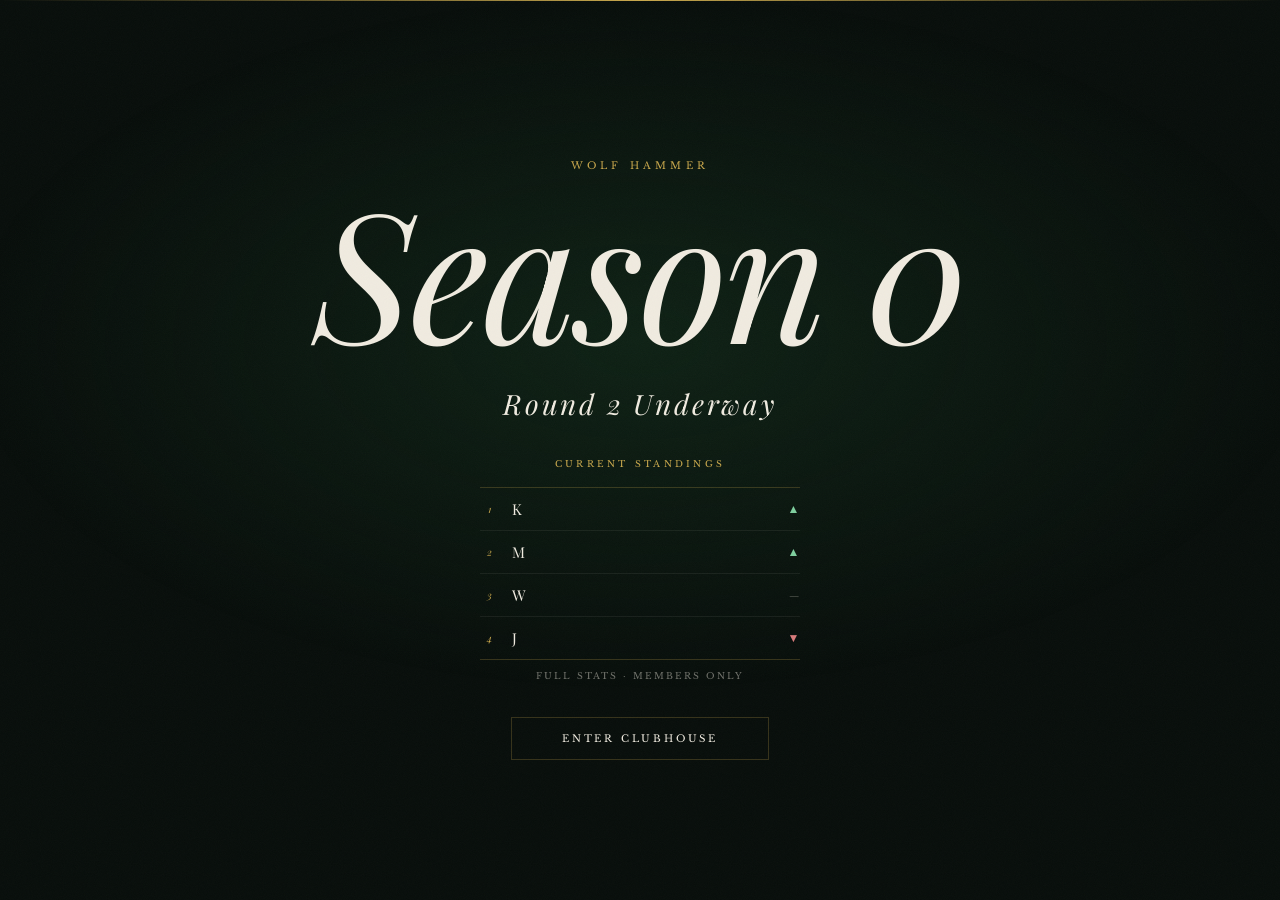
<file: index.html>
<!DOCTYPE html>
<html lang="en">
<head>
  <meta charset="UTF-8" />
  <meta name="viewport" content="width=device-width, initial-scale=1.0" />
  <title>Season 0</title>

  <link rel="preconnect" href="https://fonts.googleapis.com">
  <link rel="preconnect" href="https://fonts.gstatic.com" crossorigin>
  <link href="https://fonts.googleapis.com/css2?family=Playfair+Display:ital,wght@0,400;1,400&family=Libre+Baskerville:wght@400;700&display=swap" rel="stylesheet">

  <style>
    :root {
      --ink:         #080e0b;
      --gold:        #c9a84c;
      --gold-border: rgba(201, 168, 76, 0.24);
      --gold-dim:    rgba(201, 168, 76, 0.10);
      --cream:       #f0ebe0;
      --cream-dim:   rgba(240, 235, 224, 0.45);
      --cream-faint: rgba(240, 235, 224, 0.07);
      --green-glow:  rgba(18, 42, 26, 0.70);
      --font-display: 'Playfair Display', Georgia, serif;
      --font-body:    'Libre Baskerville', Georgia, serif;
      --ease:         cubic-bezier(0.22, 1, 0.36, 1);
    }

    *, *::before, *::after { box-sizing: border-box; margin: 0; padding: 0; }
    html, body { width: 100%; min-height: 100%; overflow-x: hidden; }

    body {
      font-family: var(--font-body);
      background: var(--ink);
      color: var(--cream);
    }

    body::after {
      content: '';
      position: fixed;
      inset: 0;
      pointer-events: none;
      z-index: 100;
      opacity: 0.030;
      background-image: url("data:image/svg+xml,%3Csvg viewBox='0 0 256 256' xmlns='http://www.w3.org/2000/svg'%3E%3Cfilter id='n'%3E%3CfeTurbulence type='fractalNoise' baseFrequency='0.85' numOctaves='4' stitchTiles='stitch'/%3E%3C/filter%3E%3Crect width='100%25' height='100%25' filter='url(%23n)'/%3E%3C/svg%3E");
      background-size: 200px 200px;
    }

    body::before {
      content: '';
      position: fixed;
      inset: 0;
      pointer-events: none;
      z-index: 0;
      background: radial-gradient(ellipse 75% 55% at 50% 38%, var(--green-glow) 0%, transparent 70%);
    }

    .rule-top {
      position: fixed;
      top: 0; left: 0;
      width: 100%;
      height: 1px;
      background: linear-gradient(90deg, transparent, var(--gold), transparent);
      z-index: 10;
    }

    .page {
      position: relative;
      z-index: 1;
      min-height: 100dvh;
      display: flex;
      flex-direction: column;
      align-items: center;
      justify-content: center;
      padding: clamp(60px, 10vw, 100px) clamp(20px, 6vw, 60px) clamp(40px, 6vw, 80px);
      gap: clamp(20px, 3vw, 36px);
    }

    .wordmark {
      text-align: center;
      opacity: 0;
      animation: fadeUp 0.9s var(--ease) 0.1s forwards;
    }

    .wordmark__eyebrow {
      display: block;
      font-family: var(--font-body);
      font-size: 10px;
      letter-spacing: 0.42em;
      text-transform: uppercase;
      color: var(--gold);
      margin-bottom: clamp(10px, 2vw, 18px);
    }

    .wordmark__title {
      font-family: var(--font-display);
      font-size: clamp(80px, 20vw, 180px);
      font-weight: 400;
      line-height: 0.88;
      color: var(--cream);
      letter-spacing: -0.02em;
      font-style: italic;
    }

    .countdown-wrap {
      text-align: center;
      opacity: 0;
      animation: fadeUp 0.9s var(--ease) 0.28s forwards;
    }

    .countdown-label {
      font-size: 9px;
      letter-spacing: 0.36em;
      text-transform: uppercase;
      color: var(--gold);
      margin-bottom: clamp(14px, 2.5vw, 22px);
      display: block;
    }

    .countdown {
      display: flex;
      align-items: flex-start;
      justify-content: center;
      gap: clamp(8px, 3vw, 32px);
    }

    .countdown__unit {
      text-align: center;
      min-width: 0;
    }

    .countdown__number {
      display: block;
      font-family: var(--font-display);
      font-size: clamp(40px, 11vw, 96px);
      font-weight: 400;
      line-height: 1;
      color: var(--cream);
      letter-spacing: 0.02em;
    }

    .countdown__label {
      display: block;
      margin-top: 6px;
      font-size: clamp(7px, 1.4vw, 9px);
      letter-spacing: 0.28em;
      text-transform: uppercase;
      color: var(--gold);
      opacity: 0.7;
    }

    .countdown__sep {
      font-family: var(--font-display);
      font-size: clamp(28px, 7vw, 64px);
      color: var(--gold-border);
      line-height: 1.1;
      user-select: none;
      padding-top: 2px;
    }

    .expired {
      font-family: var(--font-display);
      font-size: clamp(18px, 5vw, 28px);
      font-style: italic;
      color: var(--cream);
      letter-spacing: 0.10em;
    }

    .standings {
      width: 100%;
      max-width: 320px;
      opacity: 0;
      animation: fadeUp 0.9s var(--ease) 0.44s forwards;
    }

    .standings__label {
      font-size: 9px;
      letter-spacing: 0.36em;
      text-transform: uppercase;
      color: var(--gold);
      text-align: center;
      margin-bottom: clamp(12px, 2vw, 18px);
      display: block;
    }

    .standings__list {
      list-style: none;
      border-top: 1px solid var(--gold-border);
    }

    .standings__item {
      display: flex;
      align-items: center;
      justify-content: space-between;
      padding: 11px 0;
      border-bottom: 1px solid var(--cream-faint);
    }

    .standings__item:last-child {
      border-bottom: 1px solid var(--gold-border);
    }

    .standings__rank {
      font-size: 10px;
      color: var(--gold);
      letter-spacing: 0.12em;
      width: 20px;
      text-align: center;
      font-family: var(--font-display);
      font-style: italic;
    }

    .standings__initial {
      font-family: var(--font-display);
      font-size: 15px;
      font-weight: 400;
      color: var(--cream);
      letter-spacing: 0.08em;
      flex: 1;
      padding: 0 12px;
    }

    .standings__delta {
      font-size: 12px;
      letter-spacing: 0.06em;
      font-family: var(--font-display);
    }

    .standings__delta.pos { color: #7ecf9e; }
    .standings__delta.neg { color: #d97b7b; }
    .standings__delta.eve { color: var(--cream-dim); }

    .standings__locked {
      font-size: 9px;
      letter-spacing: 0.22em;
      text-transform: uppercase;
      color: var(--cream-dim);
      text-align: center;
      margin-top: 10px;
    }

    .cta-wrap {
      opacity: 0;
      animation: fadeUp 0.9s var(--ease) 0.58s forwards;
    }

    .cta {
      display: inline-block;
      padding: clamp(11px, 2vw, 14px) clamp(30px, 5vw, 50px);
      font-family: var(--font-body);
      font-size: 10px;
      letter-spacing: 0.28em;
      text-transform: uppercase;
      text-decoration: none;
      color: var(--cream);
      border: 1px solid var(--gold-border);
      background: transparent;
      position: relative;
      overflow: hidden;
      transition: border-color 0.3s ease;
      white-space: nowrap;
    }

    .cta::before {
      content: '';
      position: absolute;
      inset: 0;
      background: var(--gold-dim);
      transform: scaleX(0);
      transform-origin: left;
      transition: transform 0.3s var(--ease);
    }

    .cta:hover::before { transform: scaleX(1); }
    .cta:hover         { border-color: rgba(201,168,76,0.55); }
    .cta span          { position: relative; z-index: 1; }

    @keyframes fadeUp {
      from { opacity: 0; transform: translateY(14px); }
      to   { opacity: 1; transform: translateY(0); }
    }

    @media (max-width: 420px) {
      .countdown__sep { display: none; }
      .countdown { gap: clamp(14px, 5vw, 24px); }
    }
  </style>
</head>

<body>
  <div class="rule-top"></div>

  <main class="page">

    <div class="wordmark">
      <span class="wordmark__eyebrow">Wolf Hammer</span>
      <h1 class="wordmark__title">Season 0</h1>
    </div>

    <div class="countdown-wrap">
      <span class="countdown-label" id="countdownLabel">Round 2 Begins</span>
      <div class="countdown" id="countdown">
        <div class="countdown__unit">
          <span class="countdown__number" id="days">00</span>
          <label class="countdown__label">Days</label>
        </div>
        <span class="countdown__sep">·</span>
        <div class="countdown__unit">
          <span class="countdown__number" id="hours">00</span>
          <label class="countdown__label">Hours</label>
        </div>
        <span class="countdown__sep">·</span>
        <div class="countdown__unit">
          <span class="countdown__number" id="minutes">00</span>
          <label class="countdown__label">Minutes</label>
        </div>
        <span class="countdown__sep">·</span>
        <div class="countdown__unit">
          <span class="countdown__number" id="seconds">00</span>
          <label class="countdown__label">Seconds</label>
        </div>
      </div>
    </div>

    <div class="standings">
      <span class="standings__label">Current Standings</span>
      <ul class="standings__list" id="standingsList"></ul>
      <p class="standings__locked">Full stats · Members only</p>
    </div>

    <div class="cta-wrap">
      <a class="cta" href="https://season0.pro/members/" id="ctaBtn">
        <span>Enter Clubhouse</span>
      </a>
    </div>

  </main>

  <script>
    const r2Date = new Date("2026-05-31T07:32:00-05:00").getTime();

    const standings = [
      { initial: "K", rank: 1, trend: "pos" },
      { initial: "M", rank: 2, trend: "pos" },
      { initial: "W", rank: 3, trend: "eve" },
      { initial: "J", rank: 4, trend: "neg" },
    ];

    document.getElementById("standingsList").innerHTML =
      standings.map(p => `
        <li class="standings__item">
          <span class="standings__rank">${p.rank}</span>
          <span class="standings__initial">${p.initial}</span>
          <span class="standings__delta ${p.trend}">
            ${p.trend === "pos" ? "▲" : p.trend === "neg" ? "▼" : "—"}
          </span>
        </li>
      `).join("");

    function updateCountdown() {
      const distance = r2Date - Date.now();
      if (distance <= 0) {
        document.getElementById("countdown").innerHTML = "<p class='expired'>Round 2 Underway</p>";
        document.getElementById("countdownLabel").style.display = "none";
        return;
      }
      const d = Math.floor(distance / 86400000);
      const h = Math.floor((distance / 3600000) % 24);
      const m = Math.floor((distance / 60000) % 60);
      const s = Math.floor((distance / 1000) % 60);
      document.getElementById("days").textContent    = String(d).padStart(2,"0");
      document.getElementById("hours").textContent   = String(h).padStart(2,"0");
      document.getElementById("minutes").textContent = String(m).padStart(2,"0");
      document.getElementById("seconds").textContent = String(s).padStart(2,"0");
    }

    updateCountdown();
    setInterval(updateCountdown, 1000);

    const ctaBtn = document.getElementById("ctaBtn");
    if (document.cookie.includes("CF_Authorization")) {
      ctaBtn.querySelector("span").textContent = "Return to Clubhouse";
    }
  </script>

</body>
</html>
</file>
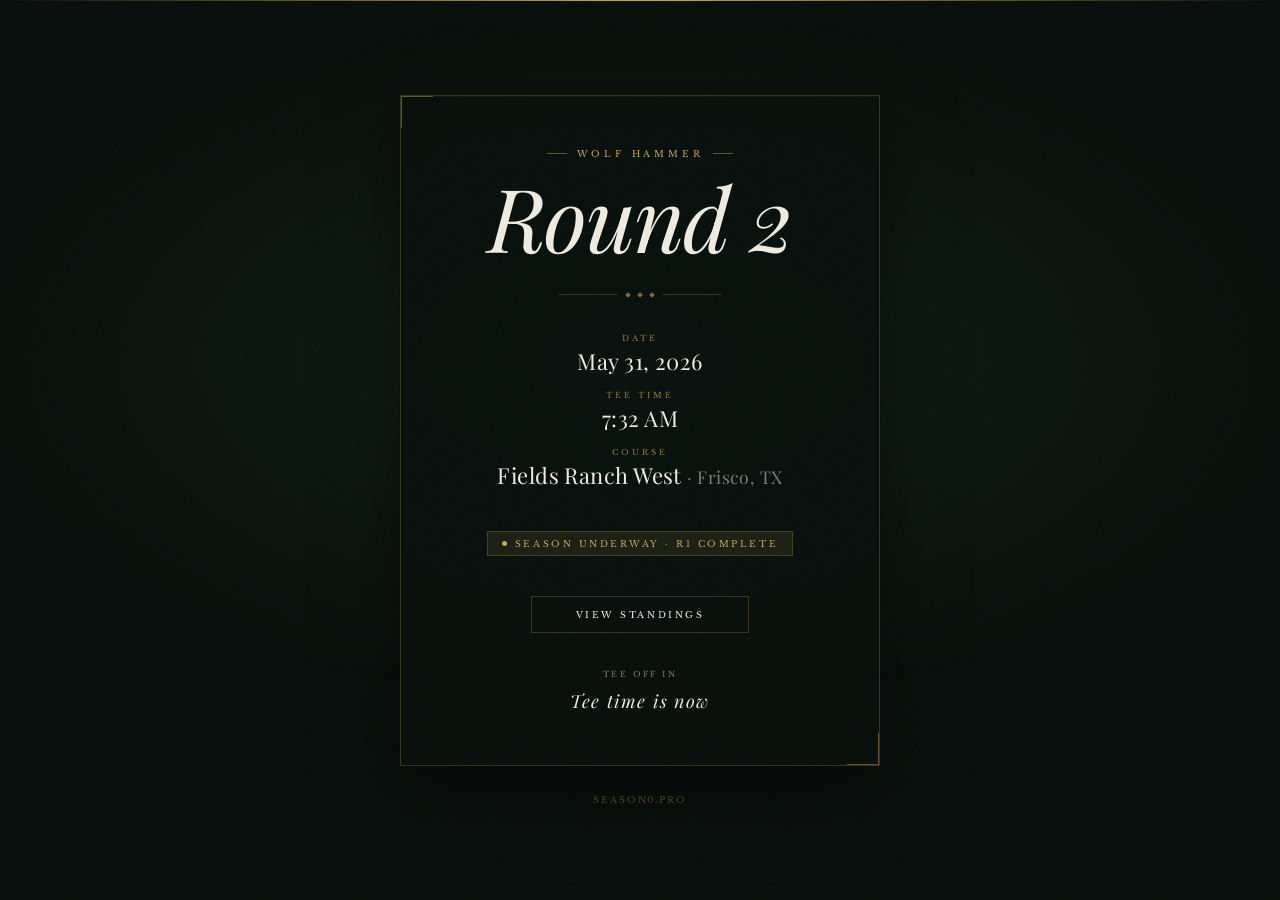
<file: r2/index.html>
<!DOCTYPE html>
<html lang="en">
<head>
  <meta charset="UTF-8" />
  <meta name="viewport" content="width=device-width, initial-scale=1.0" />
  <title>Season 0 — Round 2</title>

  <meta property="og:type"        content="website">
  <meta property="og:url"         content="https://season0.pro/r2/">
  <meta property="og:title"       content="Season 0 · Round 2">
  <meta property="og:description" content="May 31 · 7:32 AM · Fields Ranch West, Frisco TX. Wolf Hammer. Every hole has money on it.">
  <meta property="og:image"       content="https://season0.pro/assets/images/hero-bg.png">
  <meta name="twitter:card"        content="summary_large_image">
  <meta name="twitter:title"       content="Season 0 · Round 2">
  <meta name="twitter:description" content="May 31 · 7:32 AM · Fields Ranch West, Frisco TX.">
  <meta name="twitter:image"       content="https://season0.pro/assets/images/hero-bg.png">
  <meta name="theme-color" content="#080e0b">

  <link rel="preconnect" href="https://fonts.googleapis.com">
  <link rel="preconnect" href="https://fonts.gstatic.com" crossorigin>
  <link href="https://fonts.googleapis.com/css2?family=Playfair+Display:ital,wght@0,400;1,400&family=Libre+Baskerville:wght@400;700&display=swap" rel="stylesheet">

  <style>
    :root {
      --ink:         #080e0b;
      --gold:        #c9a84c;
      --gold-border: rgba(201, 168, 76, 0.24);
      --gold-dim:    rgba(201, 168, 76, 0.10);
      --cream:       #f0ebe0;
      --cream-dim:   rgba(240, 235, 224, 0.50);
      --green-glow:  rgba(18, 42, 26, 0.70);
      --font-display: 'Playfair Display', Georgia, serif;
      --font-body:    'Libre Baskerville', Georgia, serif;
      --ease:         cubic-bezier(0.22, 1, 0.36, 1);
    }

    *, *::before, *::after { box-sizing: border-box; margin: 0; padding: 0; }
    html, body { width: 100%; min-height: 100%; overflow-x: hidden; }

    body {
      font-family: var(--font-body);
      background: var(--ink);
      color: var(--cream);
      min-height: 100dvh;
      display: flex;
      flex-direction: column;
      align-items: center;
      justify-content: center;
    }

    body::before {
      content: '';
      position: fixed;
      inset: 0;
      pointer-events: none;
      z-index: 0;
      background: radial-gradient(ellipse 75% 55% at 50% 40%, var(--green-glow) 0%, transparent 70%);
    }

    body::after {
      content: '';
      position: fixed;
      inset: 0;
      pointer-events: none;
      z-index: 100;
      opacity: 0.030;
      background-image: url("data:image/svg+xml,%3Csvg viewBox='0 0 256 256' xmlns='http://www.w3.org/2000/svg'%3E%3Cfilter id='n'%3E%3CfeTurbulence type='fractalNoise' baseFrequency='0.85' numOctaves='4' stitchTiles='stitch'/%3E%3C/filter%3E%3Crect width='100%25' height='100%25' filter='url(%23n)'/%3E%3C/svg%3E");
      background-size: 200px 200px;
    }

    .rule-top {
      position: fixed;
      top: 0; left: 0;
      width: 100%;
      height: 1px;
      background: linear-gradient(90deg, transparent, var(--gold), transparent);
      z-index: 10;
    }

    .card {
      position: relative;
      z-index: 1;
      width: min(480px, 92vw);
      border: 1px solid var(--gold-border);
      background: rgba(8, 16, 12, 0.85);
      backdrop-filter: blur(14px);
      padding: clamp(32px, 6vw, 52px) clamp(28px, 6vw, 48px);
      text-align: center;
      box-shadow: inset 0 1px 0 rgba(255,255,255,0.03), 0 24px 64px rgba(0,0,0,0.5);
      animation: fadeUp 0.9s var(--ease) 0.1s both;
    }

    .card::before {
      content: '';
      position: absolute;
      top: 0; left: 0;
      width: 32px; height: 32px;
      border-top: 1px solid rgba(201,168,76,0.45);
      border-left: 1px solid rgba(201,168,76,0.45);
    }

    .card::after {
      content: '';
      position: absolute;
      bottom: 0; right: 0;
      width: 32px; height: 32px;
      border-bottom: 1px solid rgba(201,168,76,0.45);
      border-right: 1px solid rgba(201,168,76,0.45);
    }

    .kicker {
      font-family: var(--font-body);
      font-size: 9px;
      letter-spacing: 0.42em;
      text-transform: uppercase;
      color: var(--gold);
      margin-bottom: 18px;
      display: flex;
      align-items: center;
      justify-content: center;
      gap: 10px;
    }

    .kicker::before, .kicker::after {
      content: '';
      width: 20px;
      height: 1px;
      background: var(--gold);
      opacity: 0.45;
    }

    .round-title {
      font-family: var(--font-display);
      font-size: clamp(52px, 14vw, 88px);
      font-weight: 400;
      font-style: italic;
      line-height: 0.9;
      color: var(--cream);
      letter-spacing: -0.02em;
      margin-bottom: clamp(24px, 4vw, 36px);
    }

    .divider {
      display: flex;
      align-items: center;
      justify-content: center;
      gap: 8px;
      margin-bottom: clamp(24px, 4vw, 36px);
    }

    .divider__line {
      width: clamp(30px, 8vw, 60px);
      height: 1px;
      background: var(--gold-border);
    }

    .divider__dot {
      width: 4px; height: 4px;
      background: var(--gold);
      transform: rotate(45deg);
      opacity: 0.6;
    }

    .details {
      display: flex;
      flex-direction: column;
      gap: 14px;
      margin-bottom: clamp(28px, 5vw, 40px);
    }

    .detail { display: flex; flex-direction: column; gap: 3px; }

    .detail__label {
      font-size: 8px;
      letter-spacing: 0.36em;
      text-transform: uppercase;
      color: var(--gold);
      opacity: 0.7;
    }

    .detail__value {
      font-family: var(--font-display);
      font-size: clamp(16px, 4vw, 22px);
      font-weight: 400;
      color: var(--cream);
      letter-spacing: 0.02em;
    }

    .detail__value span { color: var(--cream-dim); font-size: 0.8em; }

    .status {
      display: inline-flex;
      align-items: center;
      gap: 8px;
      padding: 6px 14px;
      border: 1px solid var(--gold-border);
      background: var(--gold-dim);
      margin-bottom: clamp(28px, 5vw, 40px);
    }

    .status__dot {
      width: 5px; height: 5px;
      border-radius: 50%;
      background: var(--gold);
      animation: breathe 2.4s ease-in-out infinite;
    }

    .status__text {
      font-size: 9px;
      letter-spacing: 0.28em;
      text-transform: uppercase;
      color: var(--gold);
    }

    @keyframes breathe {
      0%, 100% { opacity: 1; }
      50%       { opacity: 0.3; }
    }

    .cta {
      display: inline-block;
      padding: 12px clamp(28px, 5vw, 44px);
      font-family: var(--font-body);
      font-size: 9px;
      letter-spacing: 0.28em;
      text-transform: uppercase;
      text-decoration: none;
      color: var(--cream);
      border: 1px solid var(--gold-border);
      background: transparent;
      position: relative;
      overflow: hidden;
      transition: border-color 0.3s ease;
      white-space: nowrap;
    }

    .cta::before {
      content: '';
      position: absolute;
      inset: 0;
      background: var(--gold-dim);
      transform: scaleX(0);
      transform-origin: left;
      transition: transform 0.3s var(--ease);
    }

    .cta:hover::before { transform: scaleX(1); }
    .cta:hover         { border-color: rgba(201,168,76,0.55); }
    .cta span          { position: relative; z-index: 1; }

    .countdown-wrap { margin-top: clamp(20px, 4vw, 32px); }

    .countdown-micro-label {
      font-size: 8px;
      letter-spacing: 0.30em;
      text-transform: uppercase;
      color: var(--cream-dim);
      margin-bottom: 10px;
      display: block;
    }

    .countdown-micro {
      display: flex;
      justify-content: center;
      gap: clamp(6px, 2vw, 16px);
    }

    .cm-unit { text-align: center; }

    .cm-number {
      display: block;
      font-family: var(--font-display);
      font-size: clamp(22px, 5vw, 32px);
      font-weight: 400;
      line-height: 1;
      color: var(--cream);
    }

    .cm-label {
      display: block;
      font-size: 7px;
      letter-spacing: 0.22em;
      text-transform: uppercase;
      color: var(--gold);
      opacity: 0.6;
      margin-top: 4px;
    }

    .cm-sep {
      font-family: var(--font-display);
      font-size: clamp(16px, 4vw, 24px);
      color: var(--gold-border);
      line-height: 1.2;
      align-self: flex-start;
      padding-top: 2px;
    }

    .page-footer {
      position: relative;
      z-index: 1;
      margin-top: 28px;
      font-size: 9px;
      letter-spacing: 0.22em;
      text-transform: uppercase;
      color: rgba(201,168,76,0.35);
      animation: fadeUp 0.9s var(--ease) 0.4s both;
    }

    @keyframes fadeUp {
      from { opacity: 0; transform: translateY(14px); }
      to   { opacity: 1; transform: translateY(0); }
    }

    @media (max-width: 420px) { .cm-sep { display: none; } }
  </style>
</head>

<body>
  <div class="rule-top"></div>

  <div class="card">
    <div class="kicker">Wolf Hammer</div>
    <h1 class="round-title">Round 2</h1>

    <div class="divider">
      <span class="divider__line"></span>
      <span class="divider__dot"></span>
      <span class="divider__dot"></span>
      <span class="divider__dot"></span>
      <span class="divider__line"></span>
    </div>

    <div class="details">
      <div class="detail">
        <span class="detail__label">Date</span>
        <span class="detail__value">May 31, 2026</span>
      </div>
      <div class="detail">
        <span class="detail__label">Tee Time</span>
        <span class="detail__value">7:32 AM</span>
      </div>
      <div class="detail">
        <span class="detail__label">Course</span>
        <span class="detail__value">Fields Ranch West <span>· Frisco, TX</span></span>
      </div>
    </div>

    <div class="status">
      <span class="status__dot"></span>
      <span class="status__text">Season Underway · R1 Complete</span>
    </div>

    <a class="cta" href="https://season0.pro/members/">
      <span>View Standings</span>
    </a>

    <div class="countdown-wrap">
      <span class="countdown-micro-label">Tee off in</span>
      <div class="countdown-micro" id="countdown">
        <div class="cm-unit">
          <span class="cm-number" id="days">00</span>
          <span class="cm-label">Days</span>
        </div>
        <span class="cm-sep">·</span>
        <div class="cm-unit">
          <span class="cm-number" id="hours">00</span>
          <span class="cm-label">Hours</span>
        </div>
        <span class="cm-sep">·</span>
        <div class="cm-unit">
          <span class="cm-number" id="minutes">00</span>
          <span class="cm-label">Min</span>
        </div>
        <span class="cm-sep">·</span>
        <div class="cm-unit">
          <span class="cm-number" id="seconds">00</span>
          <span class="cm-label">Sec</span>
        </div>
      </div>
    </div>
  </div>

  <p class="page-footer">season0.pro</p>

  <script>
    const teeTime = new Date("2026-05-31T07:32:00-05:00").getTime();

    function tick() {
      const dist = teeTime - Date.now();
      if (dist <= 0) {
        document.getElementById("countdown").innerHTML =
          "<p style='font-family:var(--font-display);font-style:italic;color:var(--cream);font-size:18px;letter-spacing:0.08em;'>Tee time is now</p>";
        return;
      }
      const d = Math.floor(dist / 86400000);
      const h = Math.floor((dist / 3600000) % 24);
      const m = Math.floor((dist / 60000) % 60);
      const s = Math.floor((dist / 1000) % 60);
      document.getElementById("days").textContent    = String(d).padStart(2,"0");
      document.getElementById("hours").textContent   = String(h).padStart(2,"0");
      document.getElementById("minutes").textContent = String(m).padStart(2,"0");
      document.getElementById("seconds").textContent = String(s).padStart(2,"0");
    }

    tick();
    setInterval(tick, 1000);
  </script>
</body>
</html>
</file>
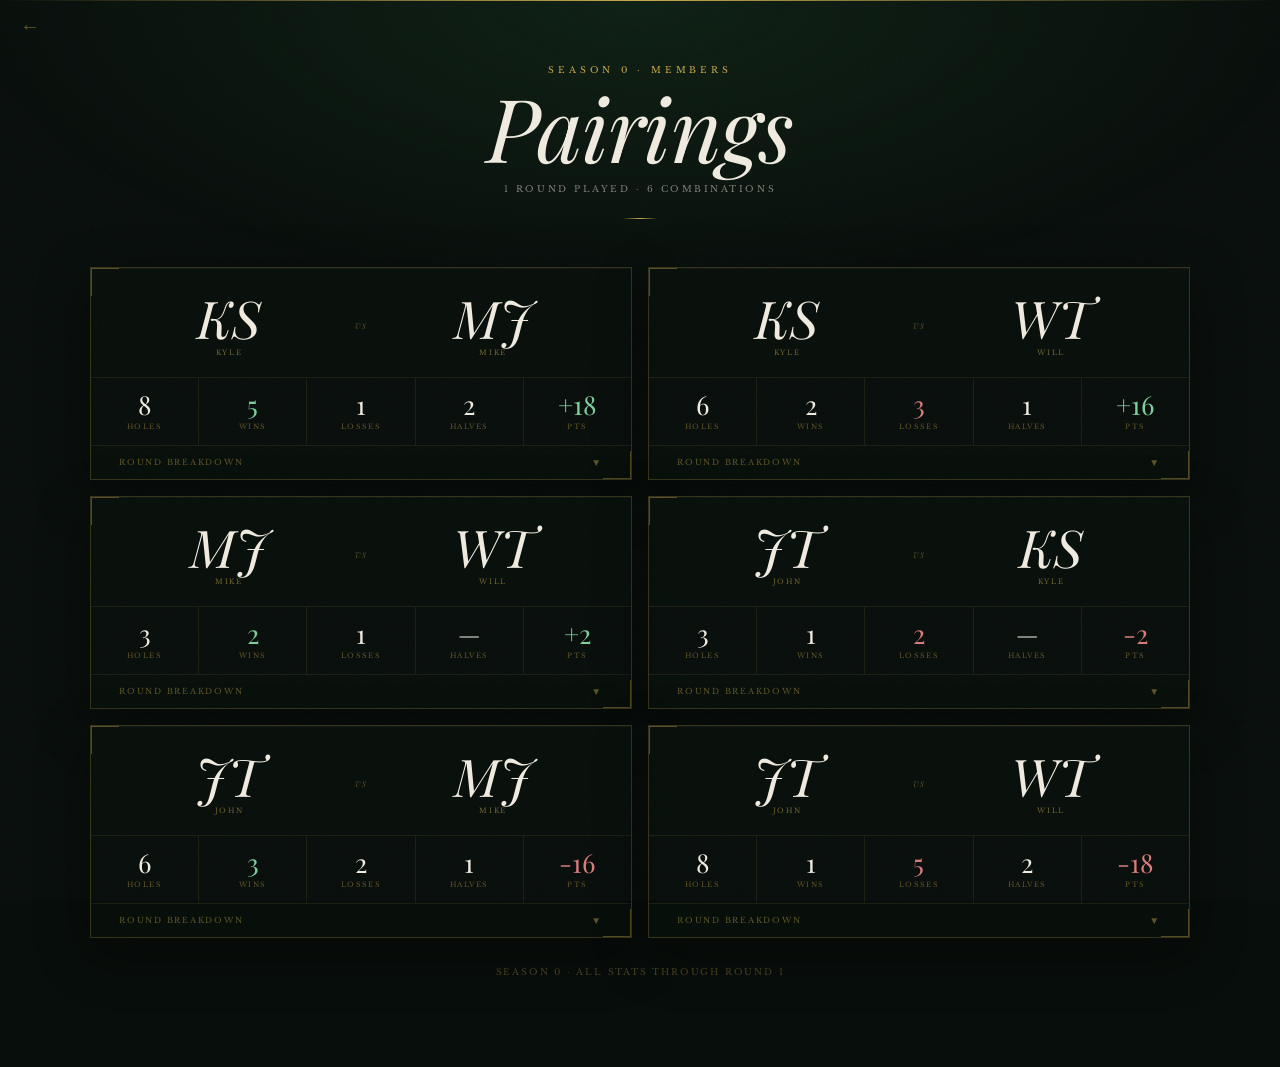
<file: members/pairings/index.html>
<!DOCTYPE html>
<html lang="en">
<head>
  <meta charset="UTF-8" />
  <meta name="viewport" content="width=device-width, initial-scale=1.0"/>
  <title>Season 0 — Pairings</title>
  <script src="/members/data.js"></script>
  <link rel="preconnect" href="https://fonts.googleapis.com">
  <link rel="preconnect" href="https://fonts.gstatic.com" crossorigin>
  <link href="https://fonts.googleapis.com/css2?family=Playfair+Display:ital,wght@0,400;0,500;1,400&family=Libre+Baskerville:wght@400;700&display=swap" rel="stylesheet">

  <style>
    :root {
      --ink:         #080e0b;
      --surface:     rgba(8,16,12,0.88);
      --gold:        #c9a84c;
      --gold-rgb:    201,168,76;
      --gold-border: rgba(201,168,76,0.24);
      --gold-rule:   rgba(201,168,76,0.10);
      --cream:       #f0ebe0;
      --cream-rgb:   240,235,224;
      --cream-dim:   rgba(240,235,224,0.50);
      --green-glow:  rgba(18,42,26,0.65);
      --pos:         #7ecf9e;
      --neg:         #d97b7b;
      --font-display:'Playfair Display', Georgia, serif;
      --font-body:   'Libre Baskerville', Georgia, serif;
      --ease:        cubic-bezier(0.22,1,0.36,1);
    }

    *, *::before, *::after { box-sizing: border-box; margin: 0; padding: 0; }
    html, body { width: 100%; min-height: 100%; overflow-x: hidden; }

    body {
      font-family: var(--font-body);
      background: var(--ink);
      color: var(--cream);
      min-height: 100vh;
    }

    body::before {
      content: '';
      position: fixed; inset: 0;
      pointer-events: none; z-index: 0;
      background: radial-gradient(ellipse 80% 50% at 50% 0%, var(--green-glow) 0%, transparent 65%);
    }

    body::after {
      content: '';
      position: fixed; inset: 0;
      pointer-events: none; z-index: 100;
      opacity: 0.030;
      background-image: url("data:image/svg+xml,%3Csvg viewBox='0 0 256 256' xmlns='http://www.w3.org/2000/svg'%3E%3Cfilter id='n'%3E%3CfeTurbulence type='fractalNoise' baseFrequency='0.85' numOctaves='4' stitchTiles='stitch'/%3E%3C/filter%3E%3Crect width='100%25' height='100%25' filter='url(%23n)'/%3E%3C/svg%3E");
      background-size: 200px 200px;
    }

    .rule-top {
      position: fixed; top: 0; left: 0;
      width: 100%; height: 1px;
      background: linear-gradient(90deg, transparent, var(--gold), transparent);
      z-index: 10;
    }

    .back {
      position: fixed; top: 16px; left: 20px;
      z-index: 50; color: rgba(201,168,76,0.45);
      font-size: 20px; text-decoration: none; line-height: 1;
      transition: color 0.2s ease;
    }
    .back:hover { color: var(--gold); }

    @keyframes fadeUp {
      from { opacity: 0; transform: translateY(14px); }
      to   { opacity: 1; transform: translateY(0); }
    }

    .reveal {
      opacity: 0; transform: translateY(20px);
      transition: opacity 0.6s ease, transform 0.6s ease;
    }
    .reveal.visible { opacity: 1; transform: translateY(0); }

    .wrap {
      position: relative; z-index: 1;
      width: min(1100px, 92vw);
      margin: 0 auto;
      padding: 64px 0 90px;
    }

    /* ── Header ── */
    .header {
      text-align: center; margin-bottom: 48px;
      animation: fadeUp 0.8s var(--ease) 0.1s both;
    }
    .header::after {
      content: ''; display: block;
      width: 36px; height: 1px;
      background: linear-gradient(90deg, transparent, var(--gold), transparent);
      margin: 22px auto 0;
    }
    .header__kicker {
      display: block; font-size: 9px;
      letter-spacing: 0.42em; text-transform: uppercase;
      color: var(--gold); margin-bottom: 12px;
    }
    .header__title {
      font-family: var(--font-display);
      font-size: clamp(48px, 8vw, 88px);
      font-weight: 400; font-style: italic;
      letter-spacing: -0.01em; color: var(--cream);
      margin: 0 0 8px; line-height: 0.92;
    }
    .header__sub {
      font-size: 9px; letter-spacing: 0.28em;
      text-transform: uppercase; color: var(--cream-dim);
    }

    /* ── Pairing grid ── */
    .pairing-grid {
      display: grid;
      grid-template-columns: repeat(2, 1fr);
      gap: 16px;
    }

    /* ── Pairing card ── */
    .pairing-card {
      background: var(--surface);
      border: 1px solid var(--gold-border);
      position: relative; overflow: hidden;
      backdrop-filter: blur(14px);
      box-shadow: inset 0 1px 0 rgba(255,255,255,0.03), 0 16px 48px rgba(0,0,0,0.4);
      transition: border-color 0.25s ease;
    }

    .pairing-card:hover { border-color: rgba(var(--gold-rgb),0.45); }

    .pairing-card::before {
      content: ''; position: absolute; top: 0; left: 0;
      width: 28px; height: 28px;
      border-top: 1px solid rgba(var(--gold-rgb),0.40);
      border-left: 1px solid rgba(var(--gold-rgb),0.40);
      transition: width 0.4s var(--ease), height 0.4s var(--ease);
    }
    .pairing-card::after {
      content: ''; position: absolute; bottom: 0; right: 0;
      width: 28px; height: 28px;
      border-bottom: 1px solid rgba(var(--gold-rgb),0.40);
      border-right: 1px solid rgba(var(--gold-rgb),0.40);
      transition: width 0.4s var(--ease), height 0.4s var(--ease);
    }
    .pairing-card:hover::before,
    .pairing-card:hover::after { width: 44px; height: 44px; }

    /* ── Card header — matchup ── */
    .matchup {
      display: flex;
      align-items: center;
      justify-content: space-between;
      padding: 24px 28px 20px;
      border-bottom: 1px solid var(--gold-rule);
    }

    .matchup__player {
      display: flex;
      flex-direction: column;
      align-items: center;
      gap: 4px;
      flex: 1;
    }

    .matchup__initials {
      font-family: var(--font-display);
      font-size: clamp(36px, 5vw, 52px);
      font-weight: 400;
      font-style: italic;
      color: var(--cream);
      line-height: 1;
    }

    .matchup__name {
      font-size: 7px;
      letter-spacing: 0.24em;
      text-transform: uppercase;
      color: rgba(var(--gold-rgb),0.55);
    }

    .matchup__vs {
      font-family: var(--font-display);
      font-size: 11px;
      font-style: italic;
      color: rgba(var(--gold-rgb),0.35);
      letter-spacing: 0.10em;
      padding: 0 16px;
      flex-shrink: 0;
    }

    /* ── Season stats ── */
    .season-stats {
      display: grid;
      grid-template-columns: repeat(5, 1fr);
      gap: 1px;
      background: var(--gold-rule);
    }

    .season-stat {
      background: var(--ink);
      padding: 14px 8px;
      text-align: center;
    }

    .season-stat__value {
      display: block;
      font-family: var(--font-display);
      font-size: clamp(18px, 2.5vw, 26px);
      font-weight: 400;
      color: var(--cream);
      line-height: 1;
    }

    .season-stat__value.pos { color: var(--pos); }
    .season-stat__value.neg { color: var(--neg); }

    .season-stat__label {
      display: block;
      margin-top: 4px;
      font-size: 7px;
      letter-spacing: 0.20em;
      text-transform: uppercase;
      color: rgba(var(--gold-rgb),0.45);
    }

    /* ── Expand toggle ── */
    .expand-btn {
      width: 100%;
      background: none;
      border: none;
      border-top: 1px solid var(--gold-rule);
      padding: 10px 28px;
      display: flex;
      align-items: center;
      justify-content: space-between;
      cursor: pointer;
      color: rgba(var(--gold-rgb),0.45);
      font-family: var(--font-body);
      font-size: 8px;
      letter-spacing: 0.22em;
      text-transform: uppercase;
      transition: color 0.2s ease, background 0.2s ease;
    }

    .expand-btn:hover {
      color: var(--gold);
      background: rgba(var(--gold-rgb),0.04);
    }

    .expand-btn__arrow {
      font-size: 10px;
      transition: transform 0.3s var(--ease);
    }

    .pairing-card.expanded .expand-btn__arrow {
      transform: rotate(180deg);
    }

    /* ── Round breakdown ── */
    .round-breakdown {
      max-height: 0;
      overflow: hidden;
      transition: max-height 0.5s var(--ease);
    }

    .pairing-card.expanded .round-breakdown {
      max-height: 600px;
    }

    .round-breakdown__inner {
      border-top: 1px solid var(--gold-rule);
      padding: 16px 28px 20px;
    }

    .round-breakdown__title {
      font-size: 8px;
      letter-spacing: 0.28em;
      text-transform: uppercase;
      color: var(--gold);
      margin-bottom: 12px;
    }

    .round-row {
      display: grid;
      grid-template-columns: 0.6fr 1fr 1fr 1fr 1fr 1fr;
      gap: 8px;
      padding: 8px 0;
      border-bottom: 1px solid var(--gold-rule);
      align-items: center;
    }

    .round-row:last-child { border-bottom: none; }

    .round-row__label {
      font-size: 8px;
      letter-spacing: 0.14em;
      text-transform: uppercase;
      color: rgba(var(--cream-rgb),0.40);
    }

    .round-row__val {
      font-family: var(--font-display);
      font-size: 14px;
      color: var(--cream);
      text-align: center;
    }

    .round-row__val.pos { color: var(--pos); }
    .round-row__val.neg { color: var(--neg); }
    .round-row__val.dim { color: rgba(var(--cream-rgb),0.30); font-size: 11px; }

    .round-row-header {
      display: grid;
      grid-template-columns: 0.6fr 1fr 1fr 1fr 1fr 1fr;
      gap: 8px;
      padding: 0 0 6px;
      border-bottom: 1px solid rgba(var(--gold-rgb),0.15);
      margin-bottom: 4px;
    }

    .round-row-header span {
      font-size: 7px;
      letter-spacing: 0.18em;
      text-transform: uppercase;
      color: rgba(var(--gold-rgb),0.45);
      text-align: center;
    }

    .round-row-header span:first-child { text-align: left; }

    /* ── No data state ── */
    .no-data {
      text-align: center;
      padding: 12px 0;
      font-size: 8px;
      letter-spacing: 0.18em;
      text-transform: uppercase;
      color: rgba(var(--cream-rgb),0.25);
    }

    .page-note {
      text-align: center; margin-top: 28px;
      font-size: 9px; letter-spacing: 0.20em;
      text-transform: uppercase;
      color: rgba(var(--gold-rgb),0.35);
    }

    @media (max-width: 700px) {
      .pairing-grid { grid-template-columns: 1fr; }
      .season-stats { grid-template-columns: repeat(3,1fr); }
      .matchup__initials { font-size: 36px; }
      .round-breakdown__inner { padding: 12px 16px 16px; }
      .round-row { grid-template-columns: 0.5fr 1fr 1fr 1fr; }
      .round-row-header { grid-template-columns: 0.5fr 1fr 1fr 1fr; }
      .round-row__val:nth-child(5),
      .round-row__val:nth-child(6),
      .round-row-header span:nth-child(5),
      .round-row-header span:nth-child(6) { display: none; }
    }
  </style>
</head>

<body>
  <div class="rule-top"></div>
  <a class="back" href="https://season0.pro/members/">←</a>

  <main class="wrap">

    <header class="header">
      <span class="header__kicker">Season 0 · Members</span>
      <h1 class="header__title">Pairings</h1>
      <span class="header__sub" id="headerSub">Season Head-to-Head</span>
    </header>

    <div class="pairing-grid" id="pairingGrid"></div>

    <p class="page-note" id="pageNote"></p>

  </main>

  <script>
    const rPlayed = SEASON.roundsPlayed;

    // ── Player lookup ─────────────────────────────────────
    const playerById = {};
    SEASON.players.forEach(p => playerById[p.id] = p);

    // ── Build pairing data from rounds ───────────────────
    // Since data.js pairings only has season totals (zeros until wired)
    // we derive per-round pairing data from round scores for now
    // and use SEASON.pairings for season totals

    function moneyText(v) {
      return v > 0 ? `+$${v}` : v < 0 ? `-$${Math.abs(v)}` : '$0';
    }

    function wlClass(w, l) {
      if (w > l) return 'pos';
      if (l > w) return 'neg';
      return '';
    }

    // ── Build round breakdown per pairing ─────────────────
    function getRoundData(pairId) {
      const [p1, p2] = pairId.split('.');
      return SEASON.rounds.map(r => {
        const s1 = r.scores[p1];
        const s2 = r.scores[p2];
        if (!s1 || !s2) return null;

        // Combined pts for this pair this round
        const combinedPts = s1.pts + s2.pts;
        const combinedMoney = s1.roundMoney + s2.roundMoney;

        // Hole wins — both players won same holes (approximation from available data)
        // Use average of both players hole wins as proxy until full hole data is wired
        const w = Math.min(s1.holeWins, s2.holeWins);
        const l = Math.min(s1.holeLosses, s2.holeLosses);
        const h = s1.holeHalves;

        return {
          round: r.round,
          date: r.date,
          pts: combinedPts,
          money: combinedMoney,
          w, l, h
        };
      }).filter(Boolean);
    }

    // ── Sort pairings by season pts ───────────────────────
    const sortedPairings = [...SEASON.pairings].sort((a, b) => b.seasonPts - a.seasonPts);

    // ── Build cards ───────────────────────────────────────
    document.getElementById("pairingGrid").innerHTML = sortedPairings.map((pair, idx) => {
      const p1 = playerById[pair.p1];
      const p2 = playerById[pair.p2];
      const rounds = getRoundData(pair.id);

      const winRate = pair.seasonHoles > 0
        ? Math.round((pair.seasonWins / pair.seasonHoles) * 100)
        : 0;

      // Round breakdown rows
      const roundRows = rounds.length > 0
        ? `
          <div class="round-row-header">
            <span>Round</span>
            <span>Pts</span>
            <span>W</span>
            <span>L</span>
            <span>H</span>
            <span>Money</span>
          </div>
          ${rounds.map(r => `
            <div class="round-row">
              <span class="round-row__label">R${r.round}</span>
              <span class="round-row__val ${r.pts > 0 ? 'pos' : r.pts < 0 ? 'neg' : ''}">${r.pts > 0 ? '+' : ''}${r.pts}</span>
              <span class="round-row__val">${r.w}</span>
              <span class="round-row__val">${r.l}</span>
              <span class="round-row__val">${r.h}</span>
              <span class="round-row__val ${r.money > 0 ? 'pos' : r.money < 0 ? 'neg' : ''}">${moneyText(r.money)}</span>
            </div>
          `).join('')}
        `
        : `<div class="no-data">No rounds played yet</div>`;

      return `
        <div class="pairing-card reveal" style="animation-delay: ${idx * 0.06}s">
          <div class="matchup">
            <div class="matchup__player">
              <span class="matchup__initials">${pair.p1}</span>
              <span class="matchup__name">${p1.short}</span>
            </div>
            <span class="matchup__vs">vs</span>
            <div class="matchup__player">
              <span class="matchup__initials">${pair.p2}</span>
              <span class="matchup__name">${p2.short}</span>
            </div>
          </div>

          <div class="season-stats">
            <div class="season-stat">
              <span class="season-stat__value">${pair.seasonHoles || '—'}</span>
              <span class="season-stat__label">Holes</span>
            </div>
            <div class="season-stat">
              <span class="season-stat__value ${pair.seasonWins > pair.seasonLosses ? 'pos' : ''}">${pair.seasonWins || '—'}</span>
              <span class="season-stat__label">Wins</span>
            </div>
            <div class="season-stat">
              <span class="season-stat__value ${pair.seasonLosses > pair.seasonWins ? 'neg' : ''}">${pair.seasonLosses || '—'}</span>
              <span class="season-stat__label">Losses</span>
            </div>
            <div class="season-stat">
              <span class="season-stat__value">${pair.seasonHalves || '—'}</span>
              <span class="season-stat__label">Halves</span>
            </div>
            <div class="season-stat">
              <span class="season-stat__value ${pair.seasonPts > 0 ? 'pos' : pair.seasonPts < 0 ? 'neg' : ''}">${pair.seasonPts > 0 ? '+' : ''}${pair.seasonPts || '—'}</span>
              <span class="season-stat__label">Pts</span>
            </div>
          </div>

          <button class="expand-btn" onclick="toggleExpand(this)">
            <span>Round Breakdown</span>
            <span class="expand-btn__arrow">▼</span>
          </button>

          <div class="round-breakdown">
            <div class="round-breakdown__inner">
              <p class="round-breakdown__title">Round by Round</p>
              ${roundRows}
            </div>
          </div>
        </div>
      `;
    }).join('');

    // ── Toggle expand ─────────────────────────────────────
    function toggleExpand(btn) {
      const card = btn.closest('.pairing-card');
      card.classList.toggle('expanded');
      btn.querySelector('span:first-child').textContent =
        card.classList.contains('expanded') ? 'Hide Breakdown' : 'Round Breakdown';
    }

    // ── Header ────────────────────────────────────────────
    document.getElementById("headerSub").textContent =
      `${rPlayed} Round${rPlayed !== 1 ? 's' : ''} Played · 6 Combinations`;
    document.getElementById("pageNote").textContent =
      `Season 0 · All stats through Round ${rPlayed}`;

    // ── Scroll reveal ─────────────────────────────────────
    const observer = new IntersectionObserver(entries => {
      entries.forEach(e => {
        if (e.isIntersecting) { e.target.classList.add('visible'); observer.unobserve(e.target); }
      });
    }, { threshold: 0.06 });
    document.querySelectorAll('.reveal').forEach(el => observer.observe(el));
  </script>
</body>
</html>
</file>
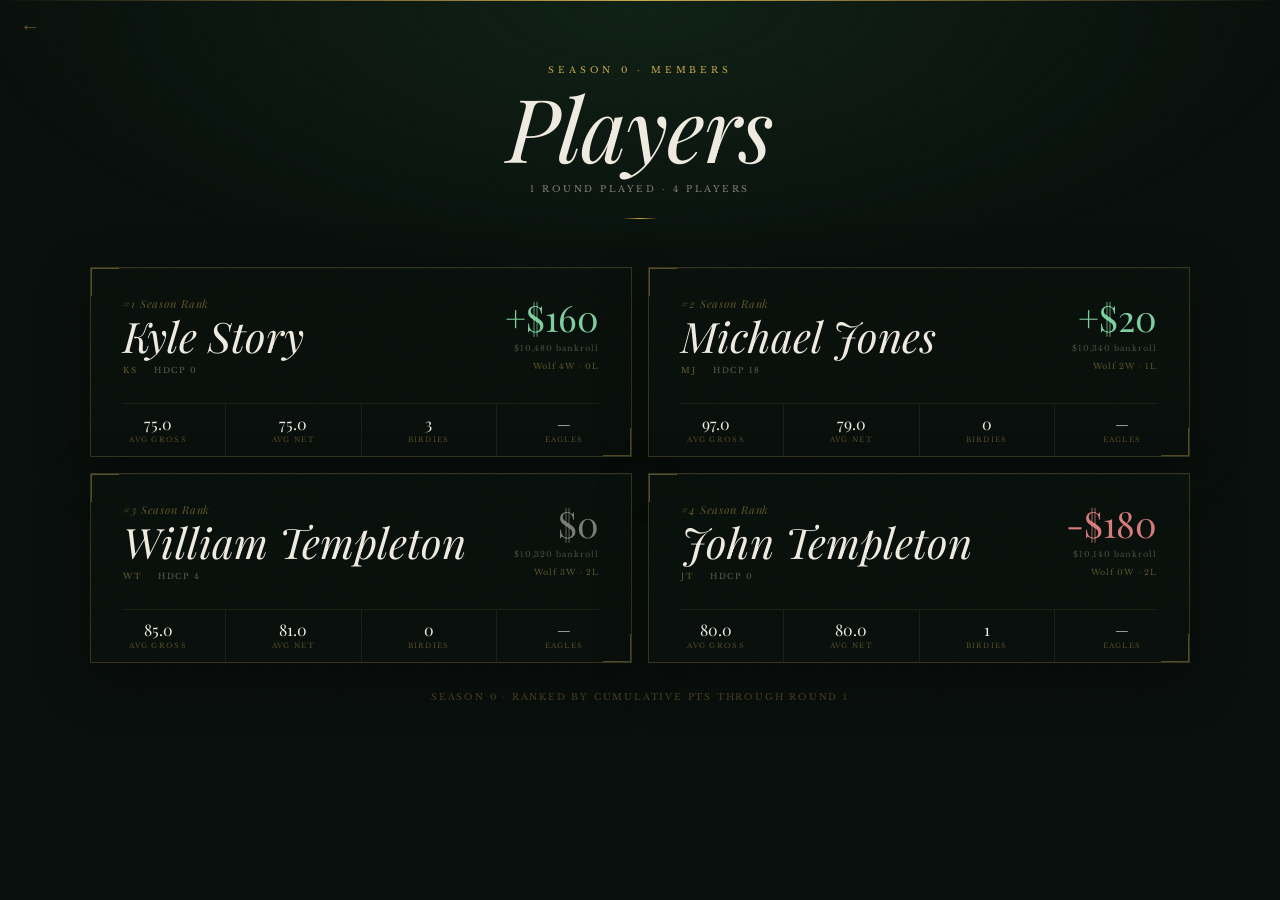
<file: members/players/index.html>
<!DOCTYPE html>
<html lang="en">
<head>
  <meta charset="UTF-8" />
  <meta name="viewport" content="width=device-width, initial-scale=1.0"/>
  <title>Season 0 — Players</title>
  <script src="/members/data.js"></script>
  <link rel="preconnect" href="https://fonts.googleapis.com">
  <link rel="preconnect" href="https://fonts.gstatic.com" crossorigin>
  <link href="https://fonts.googleapis.com/css2?family=Playfair+Display:ital,wght@0,400;0,500;1,400&family=Libre+Baskerville:wght@400;700&display=swap" rel="stylesheet">

  <style>
    :root {
      --ink:         #080e0b;
      --surface:     rgba(8,16,12,0.88);
      --gold:        #c9a84c;
      --gold-rgb:    201,168,76;
      --gold-border: rgba(201,168,76,0.24);
      --gold-rule:   rgba(201,168,76,0.10);
      --cream:       #f0ebe0;
      --cream-rgb:   240,235,224;
      --cream-dim:   rgba(240,235,224,0.50);
      --green-glow:  rgba(18,42,26,0.65);
      --pos:         #7ecf9e;
      --neg:         #d97b7b;
      --font-display:'Playfair Display', Georgia, serif;
      --font-body:   'Libre Baskerville', Georgia, serif;
      --ease:        cubic-bezier(0.22,1,0.36,1);
    }

    *, *::before, *::after { box-sizing: border-box; margin: 0; padding: 0; }
    html, body { width: 100%; min-height: 100%; overflow-x: hidden; }

    body {
      font-family: var(--font-body);
      background: var(--ink);
      color: var(--cream);
      min-height: 100vh;
    }

    body::before {
      content: '';
      position: fixed; inset: 0;
      pointer-events: none; z-index: 0;
      background: radial-gradient(ellipse 80% 50% at 50% 0%, var(--green-glow) 0%, transparent 65%);
    }

    body::after {
      content: '';
      position: fixed; inset: 0;
      pointer-events: none; z-index: 100;
      opacity: 0.030;
      background-image: url("data:image/svg+xml,%3Csvg viewBox='0 0 256 256' xmlns='http://www.w3.org/2000/svg'%3E%3Cfilter id='n'%3E%3CfeTurbulence type='fractalNoise' baseFrequency='0.85' numOctaves='4' stitchTiles='stitch'/%3E%3C/filter%3E%3Crect width='100%25' height='100%25' filter='url(%23n)'/%3E%3C/svg%3E");
      background-size: 200px 200px;
    }

    .rule-top {
      position: fixed; top: 0; left: 0;
      width: 100%; height: 1px;
      background: linear-gradient(90deg, transparent, var(--gold), transparent);
      z-index: 10;
    }

    .back {
      position: fixed; top: 16px; left: 20px;
      z-index: 50; color: rgba(201,168,76,0.45);
      font-size: 20px; text-decoration: none; line-height: 1;
      transition: color 0.2s ease;
    }
    .back:hover { color: var(--gold); }

    @keyframes fadeUp {
      from { opacity: 0; transform: translateY(14px); }
      to   { opacity: 1; transform: translateY(0); }
    }

    .reveal {
      opacity: 0; transform: translateY(20px);
      transition: opacity 0.6s ease, transform 0.6s ease;
    }
    .reveal.visible { opacity: 1; transform: translateY(0); }

    .wrap {
      position: relative; z-index: 1;
      width: min(1100px, 92vw);
      margin: 0 auto;
      padding: 64px 0 90px;
    }

    /* ── Header ── */
    .header {
      text-align: center; margin-bottom: 48px;
      animation: fadeUp 0.8s var(--ease) 0.1s both;
    }
    .header::after {
      content: ''; display: block;
      width: 36px; height: 1px;
      background: linear-gradient(90deg, transparent, var(--gold), transparent);
      margin: 22px auto 0;
    }
    .header__kicker {
      display: block; font-size: 9px;
      letter-spacing: 0.42em; text-transform: uppercase;
      color: var(--gold); margin-bottom: 12px;
    }
    .header__title {
      font-family: var(--font-display);
      font-size: clamp(48px, 8vw, 88px);
      font-weight: 400; font-style: italic;
      letter-spacing: -0.01em; color: var(--cream);
      margin: 0 0 8px; line-height: 0.92;
    }
    .header__sub {
      font-size: 9px; letter-spacing: 0.28em;
      text-transform: uppercase; color: var(--cream-dim);
    }

    /* ── Player grid ── */
    .player-grid {
      display: grid;
      grid-template-columns: repeat(2, 1fr);
      gap: 16px;
    }

    /* ── Player card ── */
    .player-card {
      background: var(--surface);
      border: 1px solid var(--gold-border);
      text-decoration: none;
      color: inherit;
      display: block;
      position: relative;
      overflow: hidden;
      backdrop-filter: blur(14px);
      box-shadow: inset 0 1px 0 rgba(255,255,255,0.03), 0 16px 48px rgba(0,0,0,0.4);
      transition: background 0.25s ease, border-color 0.25s ease;
    }

    .player-card:hover {
      background: rgba(var(--gold-rgb),0.05);
      border-color: rgba(var(--gold-rgb),0.45);
    }

    .player-card::before {
      content: ''; position: absolute; top: 0; left: 0;
      width: 28px; height: 28px;
      border-top: 1px solid rgba(var(--gold-rgb),0.40);
      border-left: 1px solid rgba(var(--gold-rgb),0.40);
      transition: width 0.4s var(--ease), height 0.4s var(--ease);
    }
    .player-card::after {
      content: ''; position: absolute; bottom: 0; right: 0;
      width: 28px; height: 28px;
      border-bottom: 1px solid rgba(var(--gold-rgb),0.40);
      border-right: 1px solid rgba(var(--gold-rgb),0.40);
      transition: width 0.4s var(--ease), height 0.4s var(--ease);
    }
    .player-card:hover::before,
    .player-card:hover::after { width: 44px; height: 44px; }

    /* ── Card inner ── */
    .player-card__inner {
      padding: 28px 32px;
      display: flex;
      align-items: center;
      justify-content: space-between;
      gap: 24px;
    }

    .player-card__left { flex: 1; }

    .player-card__rank {
      display: block;
      font-family: var(--font-display);
      font-style: italic;
      font-size: 11px;
      color: rgba(var(--gold-rgb),0.45);
      margin-bottom: 6px;
      letter-spacing: 0.08em;
    }

    .player-card__name {
      font-family: var(--font-display);
      font-size: clamp(28px, 4vw, 42px);
      font-weight: 400;
      font-style: italic;
      color: var(--cream);
      line-height: 0.95;
      transition: color 0.2s ease;
      display: block;
      margin-bottom: 8px;
    }

    .player-card:hover .player-card__name { color: var(--gold); }

    .player-card__meta {
      display: flex;
      gap: 16px;
      align-items: center;
    }

    .player-card__id {
      font-size: 8px;
      letter-spacing: 0.28em;
      text-transform: uppercase;
      color: rgba(var(--gold-rgb),0.50);
    }

    .player-card__hdcp {
      font-size: 8px;
      letter-spacing: 0.18em;
      color: rgba(var(--cream-rgb),0.35);
    }

    /* ── Stats right side ── */
    .player-card__stats {
      display: flex;
      flex-direction: column;
      align-items: flex-end;
      gap: 8px;
      flex-shrink: 0;
    }

    .player-card__money {
      font-family: var(--font-display);
      font-size: clamp(24px, 3.5vw, 36px);
      font-weight: 400;
      line-height: 1;
    }

    .player-card__money.pos { color: var(--pos); }
    .player-card__money.neg { color: var(--neg); }
    .player-card__money.eve { color: var(--cream-dim); }

    .player-card__bankroll {
      font-size: 8px;
      letter-spacing: 0.12em;
      color: rgba(var(--cream-rgb),0.28);
      text-align: right;
    }

    .player-card__wolf {
      font-size: 8px;
      letter-spacing: 0.14em;
      color: rgba(var(--gold-rgb),0.45);
      text-align: right;
    }

    /* ── Divider ── */
    .player-card__divider {
      height: 1px;
      background: var(--gold-rule);
      margin: 0 32px;
    }

    /* ── Bottom stat strip ── */
    .player-card__strip {
      display: grid;
      grid-template-columns: repeat(4, 1fr);
      gap: 1px;
      background: var(--gold-rule);
    }

    .strip-stat {
      background: var(--ink);
      padding: 12px 8px;
      text-align: center;
      transition: background 0.2s ease;
    }

    .player-card:hover .strip-stat { background: rgba(var(--gold-rgb),0.03); }

    .strip-stat__value {
      display: block;
      font-family: var(--font-display);
      font-size: 16px;
      font-weight: 400;
      color: var(--cream);
      line-height: 1;
    }

    .strip-stat__label {
      display: block;
      margin-top: 3px;
      font-size: 7px;
      letter-spacing: 0.18em;
      text-transform: uppercase;
      color: rgba(var(--gold-rgb),0.40);
    }

    /* ── Arrow ── */
    .player-card__arrow {
      position: absolute;
      bottom: 14px;
      right: 32px;
      font-size: 14px;
      color: rgba(var(--gold-rgb),0);
      transition: color 0.2s ease, transform 0.2s ease;
    }

    .player-card:hover .player-card__arrow {
      color: var(--gold);
      transform: translateX(4px);
    }

    .page-note {
      text-align: center; margin-top: 28px;
      font-size: 9px; letter-spacing: 0.20em;
      text-transform: uppercase;
      color: rgba(var(--gold-rgb),0.35);
    }

    @media (max-width: 640px) {
      .player-grid { grid-template-columns: 1fr; }
      .player-card__inner { padding: 20px; }
      .player-card__strip { grid-template-columns: repeat(4,1fr); }
      .player-card__divider { margin: 0 20px; }
    }
  </style>
</head>

<body>
  <div class="rule-top"></div>
  <a class="back" href="https://season0.pro/members/">←</a>

  <main class="wrap">

    <header class="header">
      <span class="header__kicker">Season 0 · Members</span>
      <h1 class="header__title">Players</h1>
      <span class="header__sub" id="headerSub">Season Standings</span>
    </header>

    <div class="player-grid" id="playerGrid"></div>

    <p class="page-note" id="pageNote"></p>

  </main>

  <script>
    const rPlayed = SEASON.roundsPlayed;

    function moneyText(v) { return v > 0 ? `+$${v}` : v < 0 ? `-$${Math.abs(v)}` : '$0'; }
    function moneyClass(v) { return v > 0 ? 'pos' : v < 0 ? 'neg' : 'eve'; }
    function fmt(v) { return v.toLocaleString(); }

    // Sort by rank (cumPts)
    const sorted = [...SEASON.standings].sort((a,b) => a.rank - b.rank);

    document.getElementById("playerGrid").innerHTML = sorted.map((p, idx) => {
      const totals = SEASON.playerTotals(p.id);
      const wolfRecord = `${totals.wolfWins}W · ${totals.wolfLosses}L`;

      // Per round stats
      const avgGross = totals.avgGross;
      const avgNet   = totals.avgNet;
      const birdies  = totals.totalBirdies;
      const eagles   = totals.totalEagles;

      return `
        <a class="player-card reveal"
           href="https://season0.pro/members/players/${p.id}/"
           style="animation-delay: ${idx * 0.08}s">

          <div class="player-card__inner">
            <div class="player-card__left">
              <span class="player-card__rank">#${p.rank} Season Rank</span>
              <span class="player-card__name">${p.name}</span>
              <div class="player-card__meta">
                <span class="player-card__id">${p.id}</span>
                <span class="player-card__hdcp">HDCP ${p.hdcp}</span>
              </div>
            </div>
            <div class="player-card__stats">
              <span class="player-card__money ${moneyClass(p.cumMoney)}">${moneyText(p.cumMoney)}</span>
              <span class="player-card__bankroll">$${fmt(p.bankroll)} bankroll</span>
              <span class="player-card__wolf">Wolf ${wolfRecord}</span>
            </div>
          </div>

          <div class="player-card__divider"></div>

          <div class="player-card__strip">
            <div class="strip-stat">
              <span class="strip-stat__value">${avgGross}</span>
              <span class="strip-stat__label">Avg Gross</span>
            </div>
            <div class="strip-stat">
              <span class="strip-stat__value">${avgNet}</span>
              <span class="strip-stat__label">Avg Net</span>
            </div>
            <div class="strip-stat">
              <span class="strip-stat__value">${birdies}</span>
              <span class="strip-stat__label">Birdies</span>
            </div>
            <div class="strip-stat">
              <span class="strip-stat__value">${eagles || '—'}</span>
              <span class="strip-stat__label">Eagles</span>
            </div>
          </div>

          <span class="player-card__arrow">→</span>
        </a>
      `;
    }).join('');

    document.getElementById("headerSub").textContent =
      `${rPlayed} Round${rPlayed !== 1 ? 's' : ''} Played · 4 Players`;
    document.getElementById("pageNote").textContent =
      `Season 0 · Ranked by cumulative pts through Round ${rPlayed}`;

    // Scroll reveal
    const observer = new IntersectionObserver(entries => {
      entries.forEach(e => {
        if (e.isIntersecting) { e.target.classList.add('visible'); observer.unobserve(e.target); }
      });
    }, { threshold: 0.06 });
    document.querySelectorAll('.reveal').forEach(el => observer.observe(el));
  </script>
</body>
</html>
</file>
